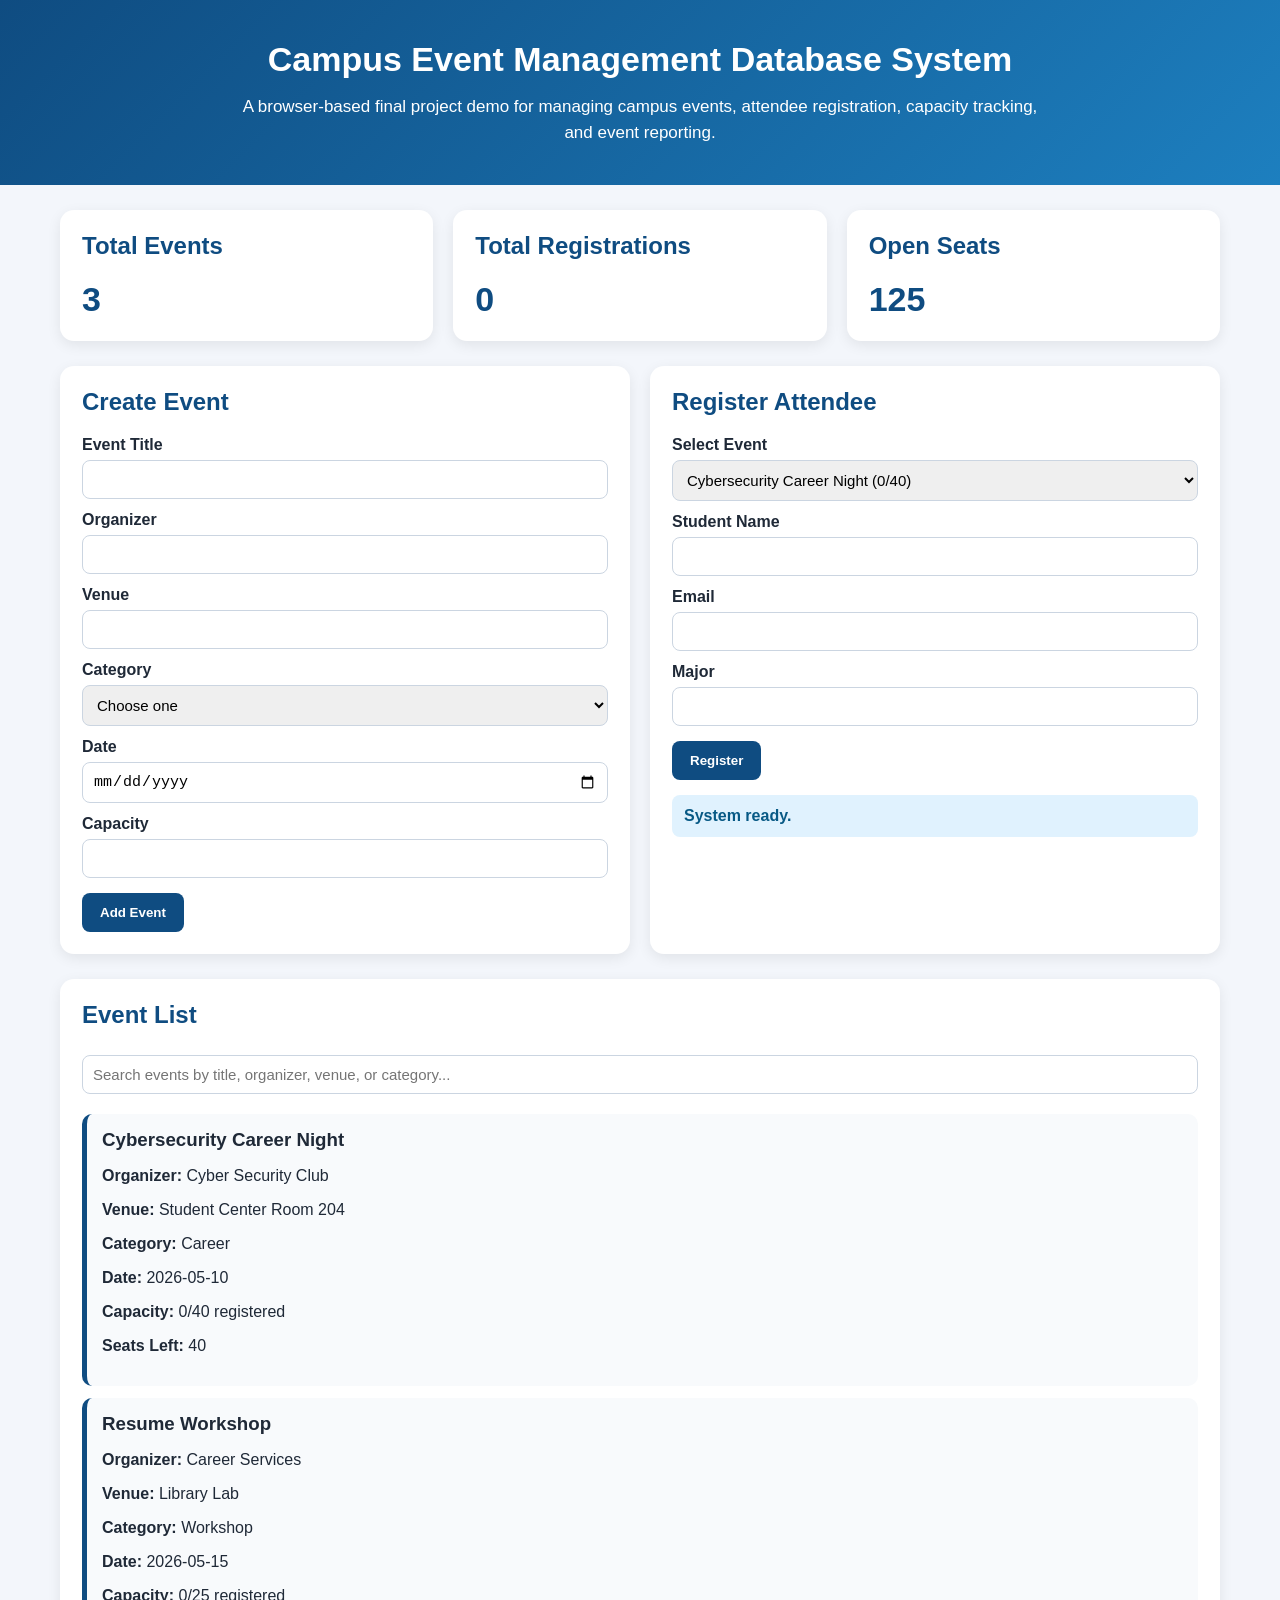
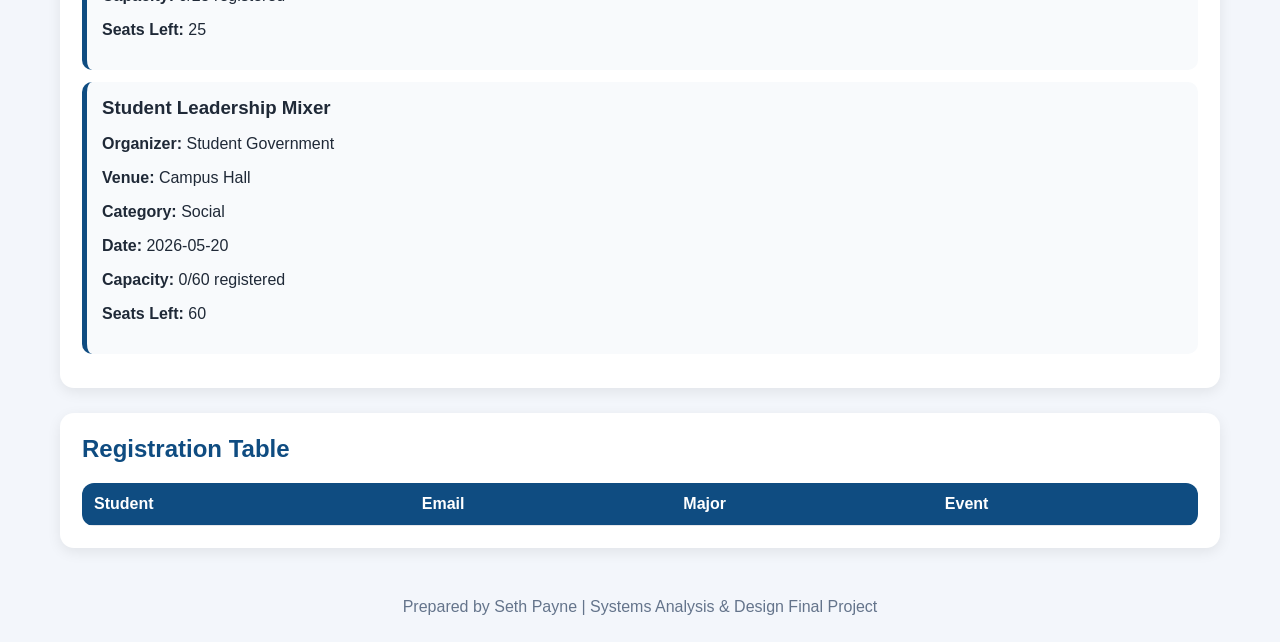
<file: index.html>
<!DOCTYPE html>
<html lang="en">
<head>
  <meta charset="UTF-8">
  <meta name="viewport" content="width=device-width, initial-scale=1.0">
  <title>Campus Event Management Database System</title>
  <script>
    window.location.replace("1_code/index.html");
  </script>
</head>
<body>
  <h1>Campus Event Management Database System</h1>
  <p>Opening the live demo...</p>
  <p>
    <a href="1_code/index.html">Click here if the demo does not open automatically.</a>
  </p>
</body>
</html>
</file>
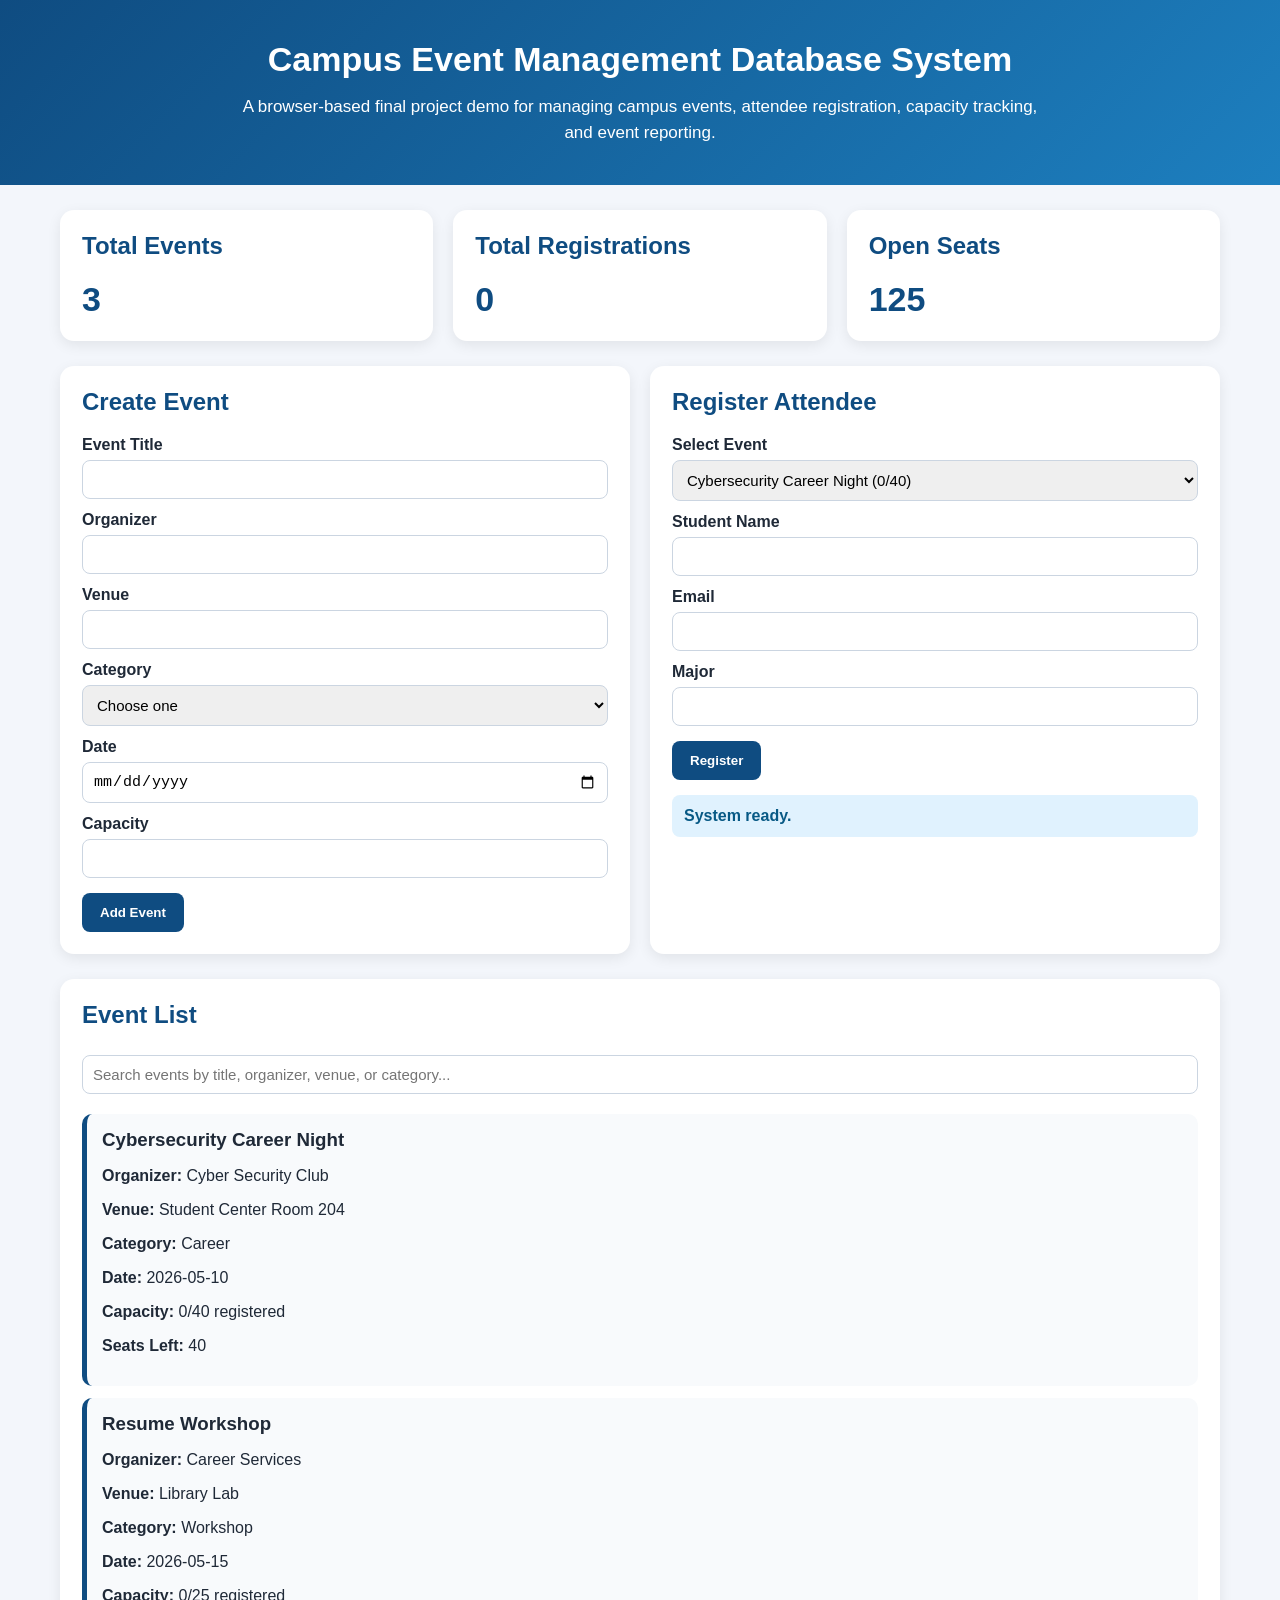
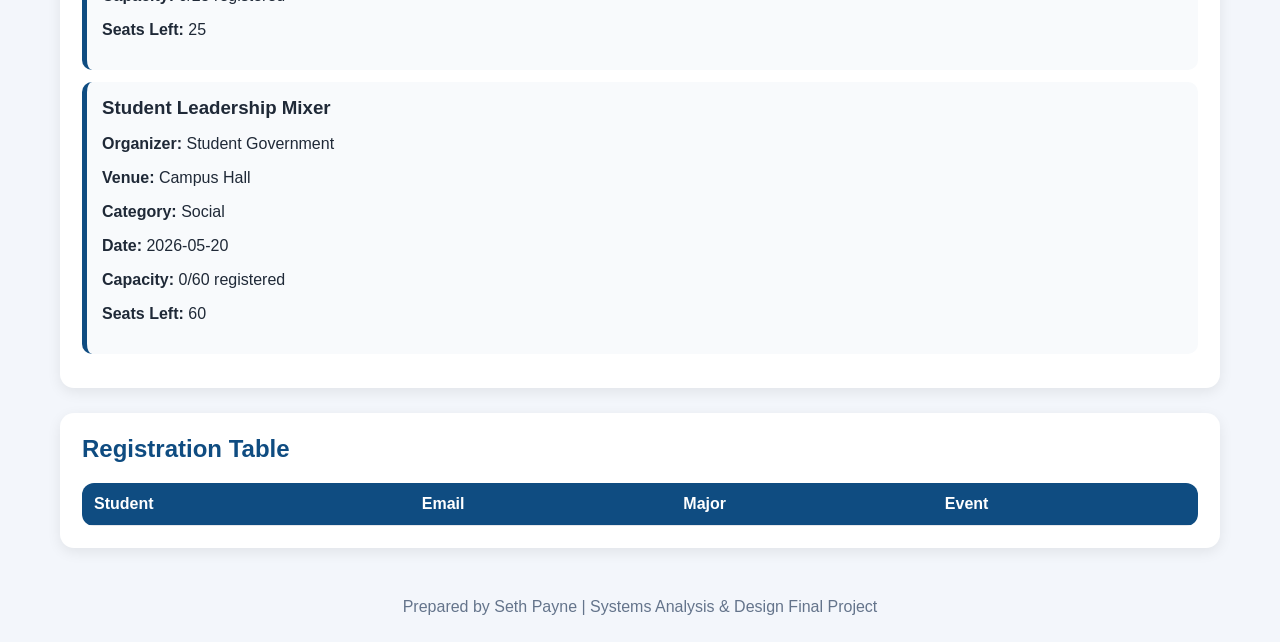
<file: 1_code/index.html>
<!DOCTYPE html>
<html lang="en">
<head>
  <meta charset="UTF-8" />
  <meta name="viewport" content="width=device-width, initial-scale=1.0" />
  <title>Campus Event Management Database System</title>

  <style>
    * {
      box-sizing: border-box;
    }

    body {
      margin: 0;
      font-family: Arial, Helvetica, sans-serif;
      background: #f3f6fb;
      color: #1f2937;
    }

    header {
      background: linear-gradient(135deg, #0f4c81, #1d7fbf);
      color: white;
      padding: 40px 25px;
      text-align: center;
    }

    header h1 {
      margin: 0;
      font-size: 34px;
    }

    header p {
      max-width: 800px;
      margin: 15px auto 0;
      font-size: 17px;
      line-height: 1.5;
    }

    main {
      max-width: 1200px;
      margin: 25px auto;
      padding: 0 20px;
    }

    .grid {
      display: grid;
      grid-template-columns: repeat(auto-fit, minmax(260px, 1fr));
      gap: 20px;
      margin-bottom: 25px;
    }

    .card {
      background: white;
      border-radius: 14px;
      padding: 22px;
      box-shadow: 0 4px 14px rgba(0, 0, 0, 0.08);
    }

    .card h2 {
      margin-top: 0;
      color: #0f4c81;
    }

    .stat {
      font-size: 34px;
      font-weight: bold;
      color: #0f4c81;
    }

    label {
      display: block;
      margin-top: 12px;
      font-weight: bold;
    }

    input,
    select,
    textarea {
      width: 100%;
      padding: 10px;
      margin-top: 6px;
      border: 1px solid #cbd5e1;
      border-radius: 8px;
      font-size: 15px;
    }

    button {
      margin-top: 15px;
      background: #0f4c81;
      color: white;
      border: none;
      padding: 12px 18px;
      border-radius: 8px;
      cursor: pointer;
      font-weight: bold;
    }

    button:hover {
      background: #09385f;
    }

    .event {
      border-left: 5px solid #0f4c81;
      padding: 15px;
      background: #f8fafc;
      border-radius: 10px;
      margin-bottom: 12px;
    }

    .event h3 {
      margin: 0 0 8px;
    }

    .message {
      margin-top: 15px;
      padding: 12px;
      border-radius: 8px;
      background: #e0f2fe;
      color: #075985;
      font-weight: bold;
    }

    table {
      width: 100%;
      border-collapse: collapse;
      background: white;
      border-radius: 12px;
      overflow: hidden;
    }

    th,
    td {
      padding: 12px;
      border-bottom: 1px solid #e5e7eb;
      text-align: left;
    }

    th {
      background: #0f4c81;
      color: white;
    }

    footer {
      text-align: center;
      padding: 25px;
      color: #64748b;
    }
  </style>
</head>

<body>
  <header>
    <h1>Campus Event Management Database System</h1>
    <p>
      A browser-based final project demo for managing campus events, attendee registration,
      capacity tracking, and event reporting.
    </p>
  </header>

  <main>
    <section class="grid">
      <div class="card">
        <h2>Total Events</h2>
        <div class="stat" id="totalEvents">0</div>
      </div>

      <div class="card">
        <h2>Total Registrations</h2>
        <div class="stat" id="totalRegistrations">0</div>
      </div>

      <div class="card">
        <h2>Open Seats</h2>
        <div class="stat" id="openSeats">0</div>
      </div>
    </section>

    <section class="grid">
      <div class="card">
        <h2>Create Event</h2>

        <form id="eventForm">
          <label>Event Title</label>
          <input id="eventTitle" type="text" required />

          <label>Organizer</label>
          <input id="eventOrganizer" type="text" required />

          <label>Venue</label>
          <input id="eventVenue" type="text" required />

          <label>Category</label>
          <select id="eventCategory" required>
            <option value="">Choose one</option>
            <option>Career</option>
            <option>Workshop</option>
            <option>Social</option>
            <option>Academic</option>
            <option>Club</option>
          </select>

          <label>Date</label>
          <input id="eventDate" type="date" required />

          <label>Capacity</label>
          <input id="eventCapacity" type="number" min="1" required />

          <button type="submit">Add Event</button>
        </form>
      </div>

      <div class="card">
        <h2>Register Attendee</h2>

        <form id="registrationForm">
          <label>Select Event</label>
          <select id="eventSelect" required></select>

          <label>Student Name</label>
          <input id="studentName" type="text" required />

          <label>Email</label>
          <input id="studentEmail" type="email" required />

          <label>Major</label>
          <input id="studentMajor" type="text" />

          <button type="submit">Register</button>
        </form>

        <div class="message" id="messageBox">System ready.</div>
      </div>
    </section>

    <section class="card">
      <h2>Event List</h2>
      <input id="searchBox" type="search" placeholder="Search events by title, organizer, venue, or category..." />
      <div id="eventList" style="margin-top: 20px;"></div>
    </section>

    <section class="card" style="margin-top: 25px;">
      <h2>Registration Table</h2>
      <table>
        <thead>
          <tr>
            <th>Student</th>
            <th>Email</th>
            <th>Major</th>
            <th>Event</th>
          </tr>
        </thead>
        <tbody id="registrationTable"></tbody>
      </table>
    </section>
  </main>

  <footer>
    Prepared by Seth Payne | Systems Analysis & Design Final Project
  </footer>

  <script>
    const events = [
      {
        id: 1,
        title: "Cybersecurity Career Night",
        organizer: "Cyber Security Club",
        venue: "Student Center Room 204",
        category: "Career",
        date: "2026-05-10",
        capacity: 40
      },
      {
        id: 2,
        title: "Resume Workshop",
        organizer: "Career Services",
        venue: "Library Lab",
        category: "Workshop",
        date: "2026-05-15",
        capacity: 25
      },
      {
        id: 3,
        title: "Student Leadership Mixer",
        organizer: "Student Government",
        venue: "Campus Hall",
        category: "Social",
        date: "2026-05-20",
        capacity: 60
      }
    ];

    const registrations = [];

    const eventForm = document.getElementById("eventForm");
    const registrationForm = document.getElementById("registrationForm");
    const eventList = document.getElementById("eventList");
    const eventSelect = document.getElementById("eventSelect");
    const registrationTable = document.getElementById("registrationTable");
    const messageBox = document.getElementById("messageBox");
    const searchBox = document.getElementById("searchBox");

    function getRegistrationCount(eventId) {
      return registrations.filter(r => r.eventId === eventId).length;
    }

    function updateStats() {
      const totalCapacity = events.reduce((sum, event) => sum + Number(event.capacity), 0);
      const openSeats = totalCapacity - registrations.length;

      document.getElementById("totalEvents").textContent = events.length;
      document.getElementById("totalRegistrations").textContent = registrations.length;
      document.getElementById("openSeats").textContent = openSeats;
    }

    function renderEvents() {
      const search = searchBox.value.toLowerCase();

      eventList.innerHTML = "";
      eventSelect.innerHTML = "";

      const filteredEvents = events.filter(event =>
        event.title.toLowerCase().includes(search) ||
        event.organizer.toLowerCase().includes(search) ||
        event.venue.toLowerCase().includes(search) ||
        event.category.toLowerCase().includes(search)
      );

      filteredEvents.forEach(event => {
        const registered = getRegistrationCount(event.id);
        const seatsLeft = event.capacity - registered;

        const div = document.createElement("div");
        div.className = "event";
        div.innerHTML = `
          <h3>${event.title}</h3>
          <p><strong>Organizer:</strong> ${event.organizer}</p>
          <p><strong>Venue:</strong> ${event.venue}</p>
          <p><strong>Category:</strong> ${event.category}</p>
          <p><strong>Date:</strong> ${event.date}</p>
          <p><strong>Capacity:</strong> ${registered}/${event.capacity} registered</p>
          <p><strong>Seats Left:</strong> ${seatsLeft}</p>
        `;
        eventList.appendChild(div);
      });

      events.forEach(event => {
        const registered = getRegistrationCount(event.id);
        const option = document.createElement("option");
        option.value = event.id;
        option.textContent = `${event.title} (${registered}/${event.capacity})`;
        eventSelect.appendChild(option);
      });

      updateStats();
    }

    function renderRegistrations() {
      registrationTable.innerHTML = "";

      registrations.forEach(reg => {
        const event = events.find(e => e.id === reg.eventId);

        const row = document.createElement("tr");
        row.innerHTML = `
          <td>${reg.name}</td>
          <td>${reg.email}</td>
          <td>${reg.major}</td>
          <td>${event ? event.title : "Unknown Event"}</td>
        `;
        registrationTable.appendChild(row);
      });
    }

    eventForm.addEventListener("submit", function(e) {
      e.preventDefault();

      const newEvent = {
        id: Date.now(),
        title: document.getElementById("eventTitle").value,
        organizer: document.getElementById("eventOrganizer").value,
        venue: document.getElementById("eventVenue").value,
        category: document.getElementById("eventCategory").value,
        date: document.getElementById("eventDate").value,
        capacity: Number(document.getElementById("eventCapacity").value)
      };

      events.push(newEvent);
      eventForm.reset();

      messageBox.textContent = "Event added successfully.";
      renderEvents();
    });

    registrationForm.addEventListener("submit", function(e) {
      e.preventDefault();

      const eventId = Number(eventSelect.value);
      const selectedEvent = events.find(event => event.id === eventId);
      const email = document.getElementById("studentEmail").value.toLowerCase();

      const alreadyRegistered = registrations.some(
        reg => reg.eventId === eventId && reg.email.toLowerCase() === email
      );

      if (alreadyRegistered) {
        messageBox.textContent = "Error: This student is already registered for that event.";
        return;
      }

      const registeredCount = getRegistrationCount(eventId);

      if (registeredCount >= selectedEvent.capacity) {
        messageBox.textContent = "Error: This event is already full.";
        return;
      }

      registrations.push({
        eventId: eventId,
        name: document.getElementById("studentName").value,
        email: email,
        major: document.getElementById("studentMajor").value || "Not listed"
      });

      registrationForm.reset();

      messageBox.textContent = "Student registered successfully.";
      renderEvents();
      renderRegistrations();
    });

    searchBox.addEventListener("input", renderEvents);

    renderEvents();
    renderRegistrations();
  </script>
</body>
</html>
</file>
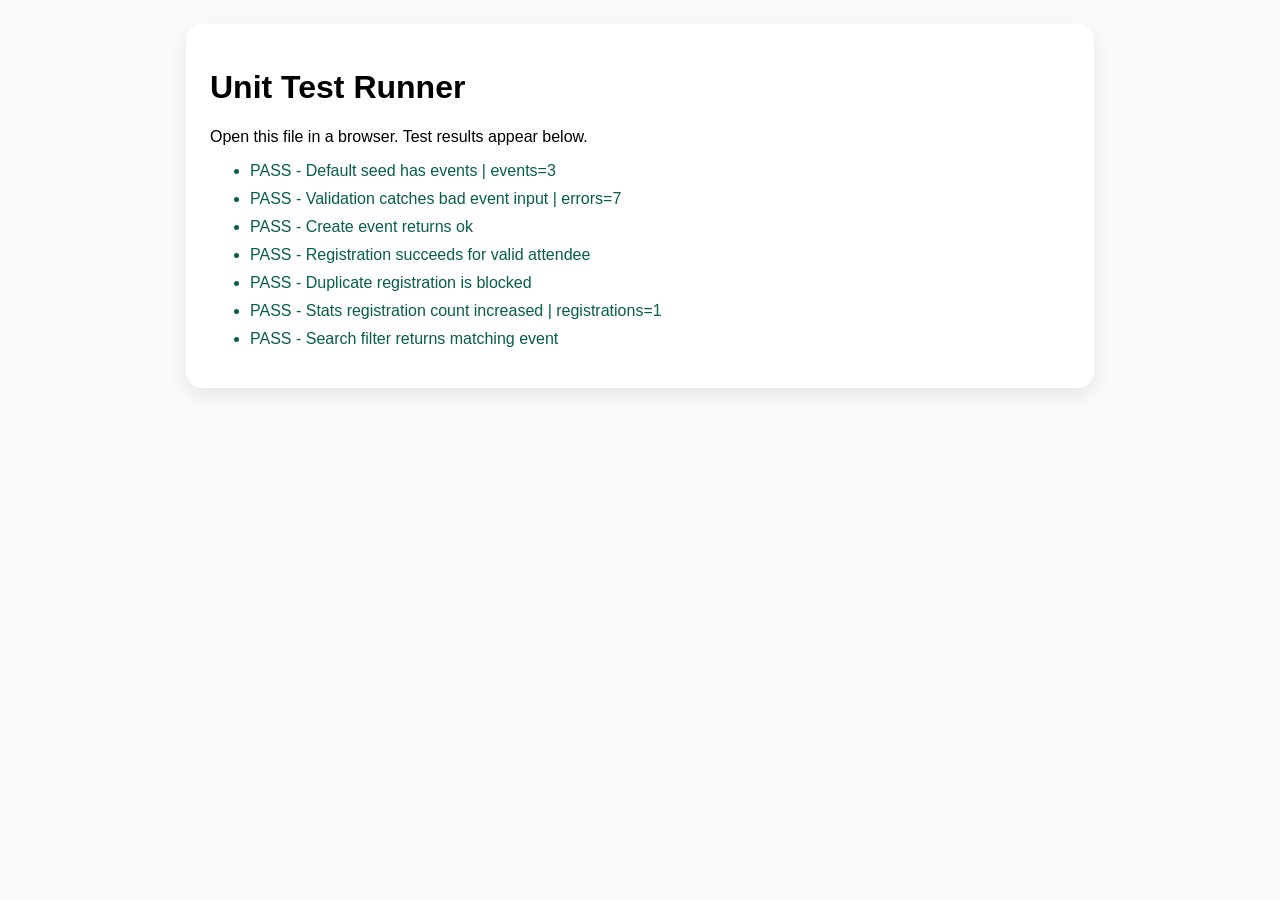
<file: 2_unit_testing/unit-tests.html>
<!DOCTYPE html>
<html lang="en">
<head>
  <meta charset="UTF-8" />
  <title>Unit Tests - Campus Event Management</title>
  <style>
    body { font-family: Arial, sans-serif; margin: 24px; background: #f8fafc; }
    .card { background: white; padding: 24px; border-radius: 16px; box-shadow: 0 8px 20px rgba(0,0,0,.08); max-width: 860px; margin: auto; }
    li { margin: 10px 0; }
    .pass { color: #065f46; }
    .fail { color: #991b1b; }
  </style>
</head>
<body>
  <div class="card">
    <h1>Unit Test Runner</h1>
    <p>Open this file in a browser. Test results appear below.</p>
    <ul id="results"></ul>
  </div>
  <script type="module" src="unit-tests.js"></script>
</body>
</html>
</file>
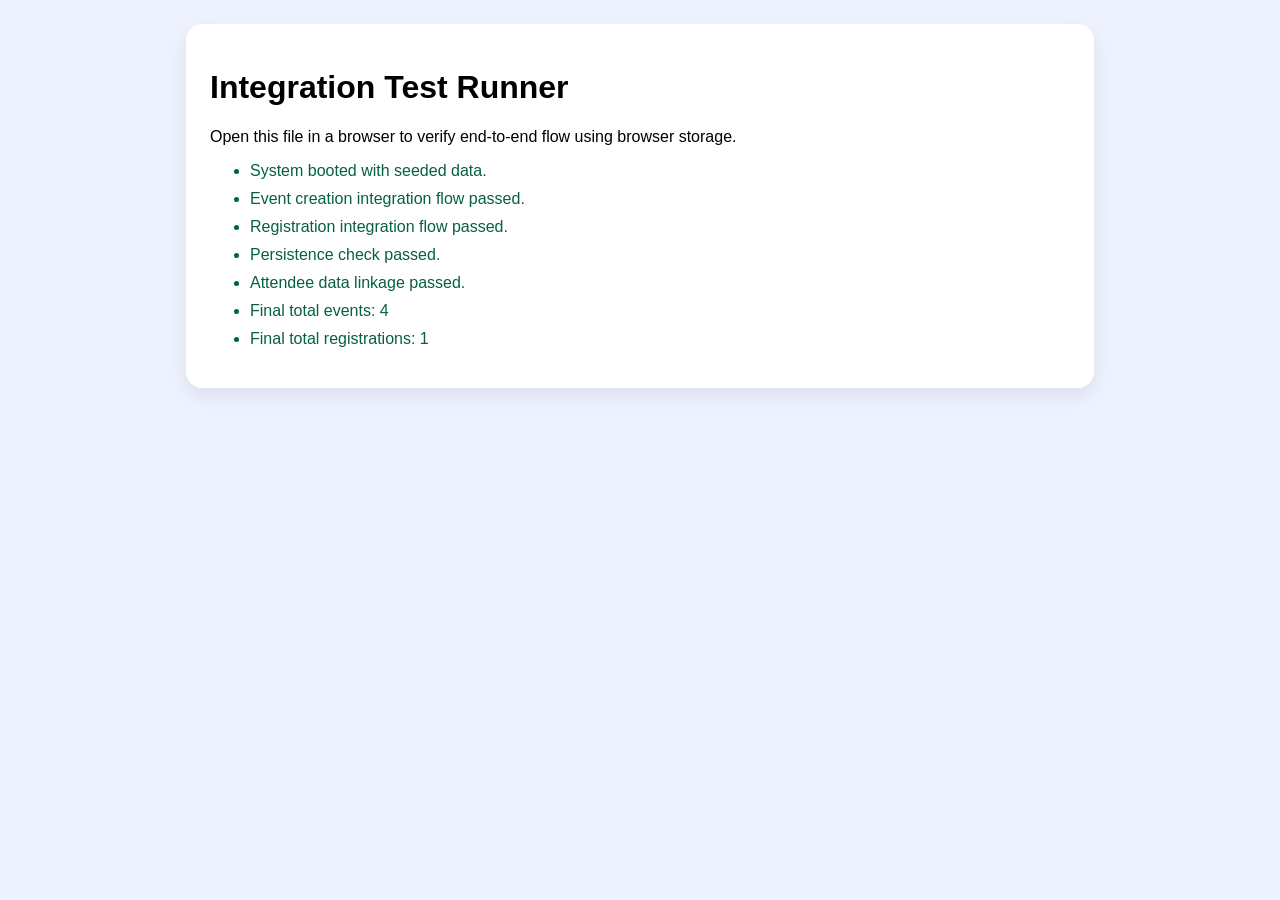
<file: 3_integration_testing/integration-tests.html>
<!DOCTYPE html>
<html lang="en">
<head>
  <meta charset="UTF-8" />
  <title>Integration Tests - Campus Event Management</title>
  <style>
    body { font-family: Arial, sans-serif; margin: 24px; background: #eef2ff; }
    .card { background: white; padding: 24px; border-radius: 16px; max-width: 860px; margin: auto; box-shadow: 0 8px 20px rgba(0,0,0,.08); }
    li { margin: 10px 0; }
    .pass { color: #065f46; }
    .fail { color: #991b1b; }
  </style>
</head>
<body>
  <div class="card">
    <h1>Integration Test Runner</h1>
    <p>Open this file in a browser to verify end-to-end flow using browser storage.</p>
    <ul id="results"></ul>
  </div>
  <script type="module" src="integration-tests.js"></script>
</body>
</html>
</file>
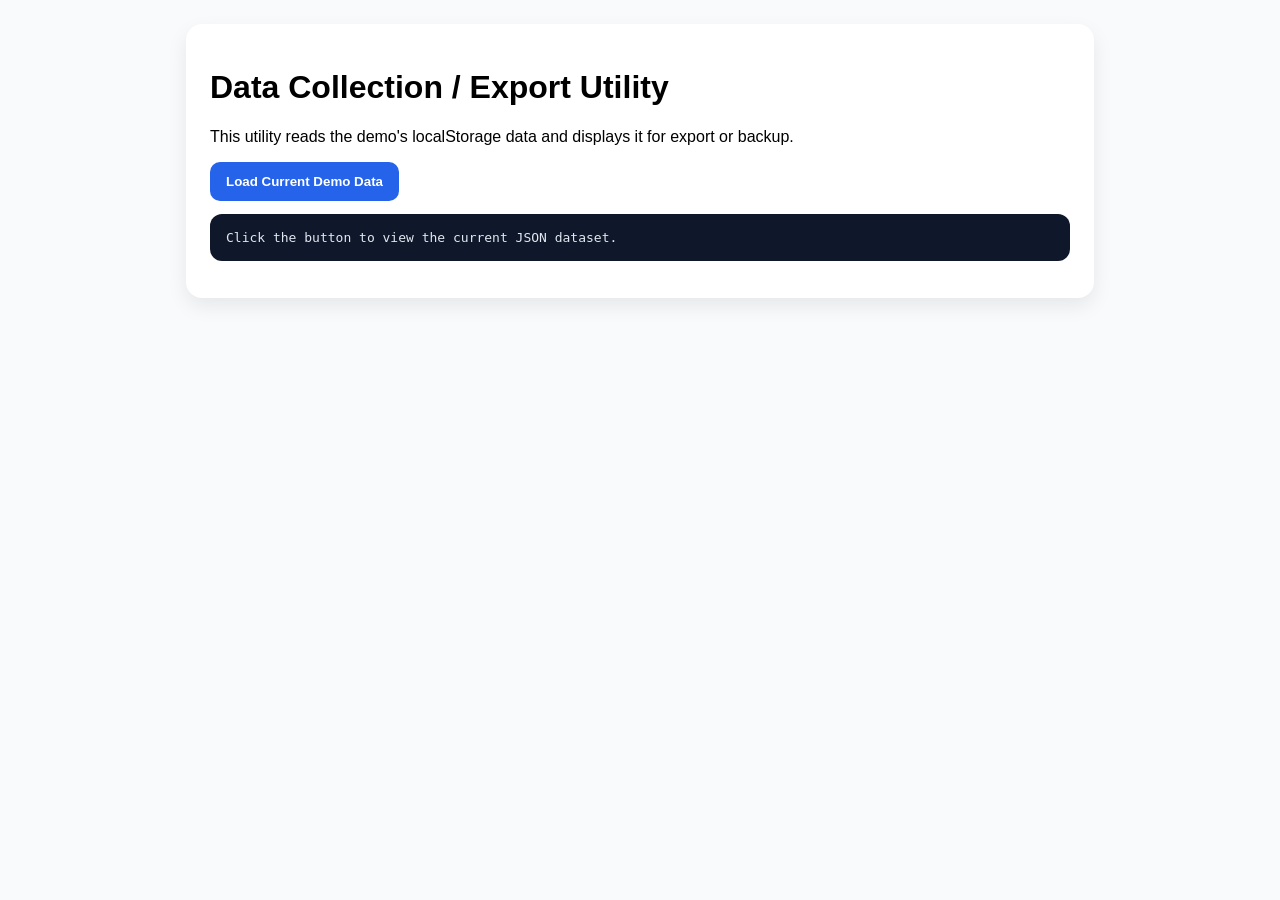
<file: 4_data_collection/export_data.html>
<!DOCTYPE html>
<html lang="en">
<head>
  <meta charset="UTF-8" />
  <title>Export Data - Campus Event Management</title>
  <style>
    body { font-family: Arial, sans-serif; background: #f8fafc; margin: 24px; }
    .card { background: white; padding: 24px; border-radius: 16px; max-width: 860px; margin: auto; box-shadow: 0 8px 20px rgba(0,0,0,.08); }
    button { padding: 12px 16px; border: none; border-radius: 10px; background: #2563eb; color: white; font-weight: 700; cursor: pointer; }
    pre { background: #0f172a; color: #e2e8f0; padding: 16px; border-radius: 12px; overflow: auto; }
  </style>
</head>
<body>
  <div class="card">
    <h1>Data Collection / Export Utility</h1>
    <p>This utility reads the demo's localStorage data and displays it for export or backup.</p>
    <button id="load-btn">Load Current Demo Data</button>
    <pre id="output">Click the button to view the current JSON dataset.</pre>
  </div>
  <script src="export_data.js"></script>
</body>
</html>
</file>
